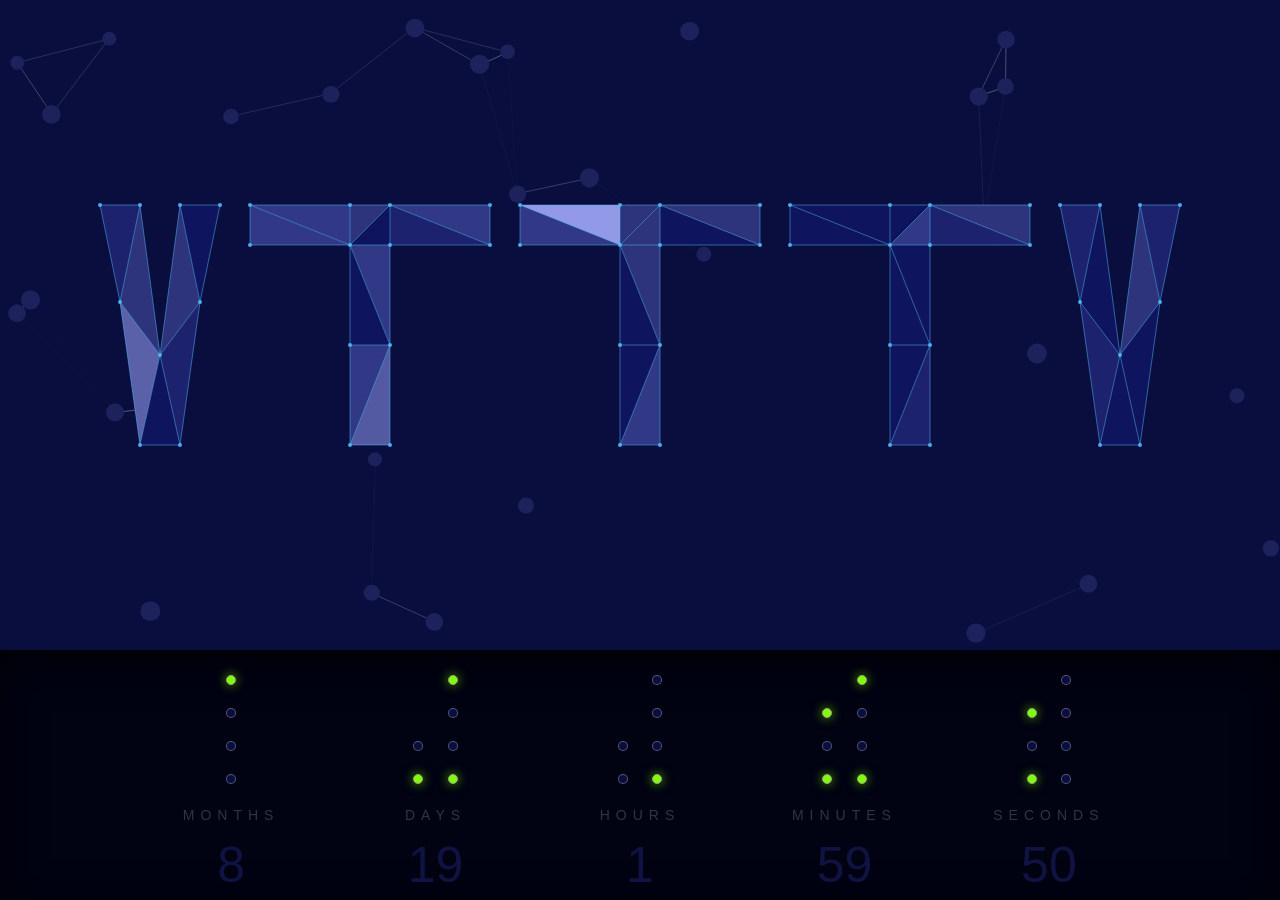
<file: home.html>
<!DOCTYPE html>
<html>
<head>
    <title>Magnovite 2014</title>

    <link rel="stylesheet" href="css/reset.css" />
    <link rel="stylesheet" href="css/app.css" />
</head>
<body>
    <div class="landing">
        <canvas id="canvas"></canvas>

        <div class="timer">
            <div class="timer-block">
                <div class="binary">
                    <div class="bin-col">
                        <div class="dot"></div>
                        <div class="dot on"></div>
                        <div class="dot"></div>
                        <div class="dot on"></div>
                    </div>
                </div>
                <p class="description">months</p>
                <p class="numeric">24</p>
            </div>
            <div class="timer-block">
                <div class="binary">
                    <div class="bin-col">
                        <div class="dot"></div>
                        <div class="dot on"></div>
                    </div>
                    <div class="bin-col">
                        <div class="dot"></div>
                        <div class="dot on"></div>
                        <div class="dot"></div>
                        <div class="dot on"></div>
                    </div>
                </div>
                <p class="description">days</p>
                <p class="numeric">13</p>
            </div>
            <div class="timer-block">
                <div class="binary">
                    <div class="bin-col">
                        <div class="dot"></div>
                        <div class="dot on"></div>
                    </div>
                    <div class="bin-col">
                        <div class="dot on"></div>
                        <div class="dot"></div>
                        <div class="dot on"></div>
                        <div class="dot on"></div>
                    </div>
                </div>
                <p class="description">hours</p>
                <p class="numeric">8</p>
            </div>
            <div class="timer-block">
                <div class="binary">
                    <div class="bin-col">
                        <div class="dot on"></div>
                        <div class="dot"></div>
                        <div class="dot on"></div>
                    </div>
                    <div class="bin-col">
                        <div class="dot"></div>
                        <div class="dot on"></div>
                        <div class="dot"></div>
                        <div class="dot on"></div>
                    </div>
                </div>
                <p class="description">minutes</p>
                <p class="numeric">15</p>
            </div>
            <div class="timer-block">
                <div class="binary">
                    <div class="bin-col">
                        <div class="dot on"></div>
                        <div class="dot"></div>
                        <div class="dot on"></div>
                    </div>
                    <div class="bin-col">
                        <div class="dot"></div>
                        <div class="dot on"></div>
                        <div class="dot"></div>
                        <div class="dot on"></div>
                    </div>
                </div>
                <p class="description">seconds</p>
                <p class="numeric">19</p>
            </div>
        </div>
    </div>

    <!-- libs -->
    <script src="js/lib/countdown.js"></script>

    <script src="js/timer.js"></script>

    <script src="js/anim/data.js"></script>
    <script src="js/anim/utils.js"></script>
    <script src="js/anim/line.js"></script>
    <script src="js/anim/triangle.js"></script>
    <script src="js/anim/letter.js"></script>
    <script src="js/anim/atom.js"></script>
    <script src="js/anim/anim.js"></script>

    <script>
    // get things rolling
    anim.init();
    new app.Timer();
    </script>
</body>
</html>
</file>
<file: css/app.css>
* {
    box-sizing: border-box;
}

html, body {
    width: 100%;
    height: 100%;
    margin: 0;
    padding: 0;
    overflow: hidden;
    font-family: 'Arial', 'Helvetica', sans-srif;
}

#canvas {
    position: absolute;
    background: #0a0e3e;
    left: 0;
    bottom: 250px;
}

.landing {
    height: 100%;
    position: relative;
}

.timer {
    position: absolute;
    left: 0;
    bottom: 0;
    width: 100%;
    height: 250px;
    background: #010212;
    text-align: center;
    box-shadow: inset 0px 10px 50px -10px #000;
}

.timer-block {
    width: 200px;
    height: 250px;
    display: inline-block;
}

.timer-block .numeric {
    color: rgba(16, 19, 65, 1);
    height: 70px;
    line-height: 70px;
    font-size: 50px;
}

.timer-block .description {
    color: rgba(255, 255, 255, 0.2);
    text-transform: uppercase;
    letter-spacing: 6px;
    font-size: 14px;
    height: 30px;
    text-align: center;
    width: 100%;
    line-height: 30px;
}

.timer-block .binary {
    height: 150px;
    padding: 10px;
    text-align: center;
}

.binary .bin-col {
    display: inline-block;
    margin: 5px 5px 0 5px;
    width: 20px;
    text-indent: center;
}

.binary .dot {
    background: #0a0e3e;
    border-radius: 10px;
    border: 1px solid rgba(255, 255, 255, 0.3);
    display: inline-block;
    height: 10px;
    margin: 10px auto;
    width: 10px;

    transition: all 125ms ease-out;
}

.binary .dot.on {
    background: #80FF00;
    border: 1px solid #969696;
    box-shadow: 0px 0px 10px 2px #2F5E00;
}
</file>
